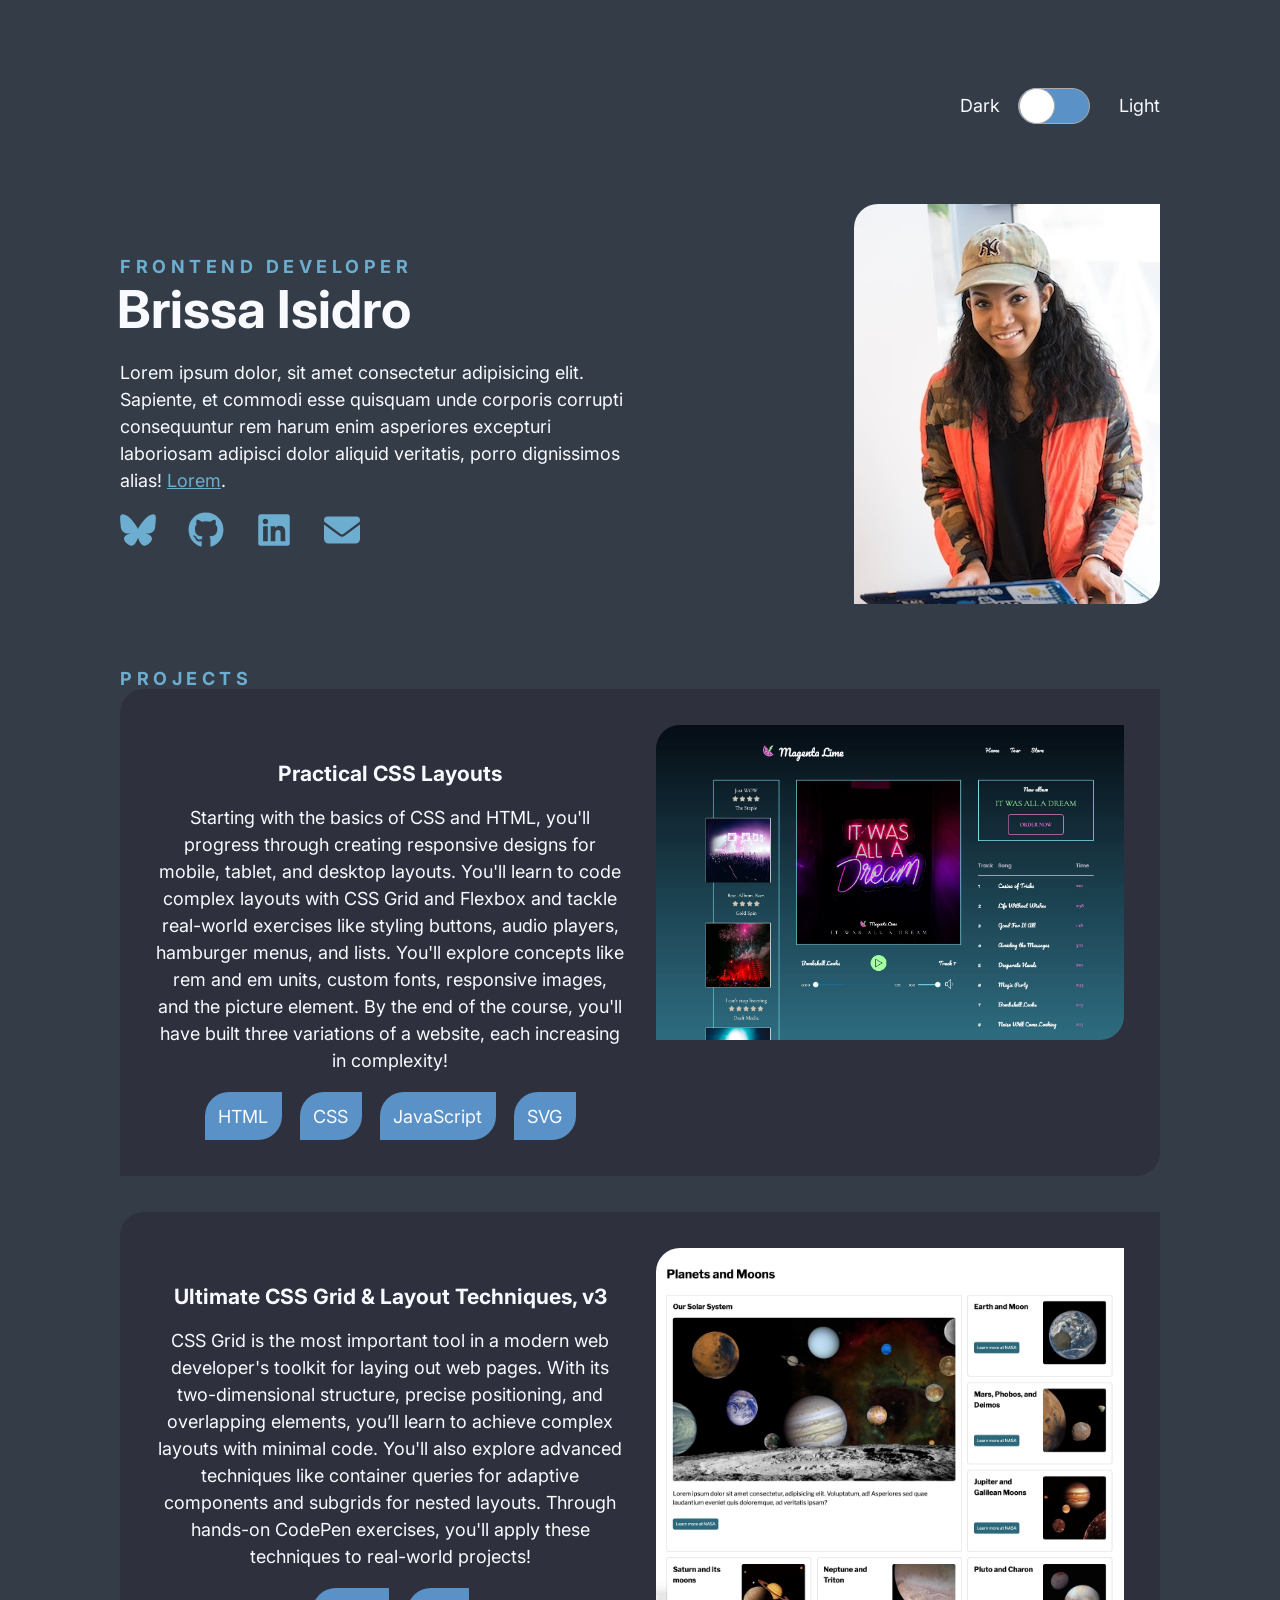
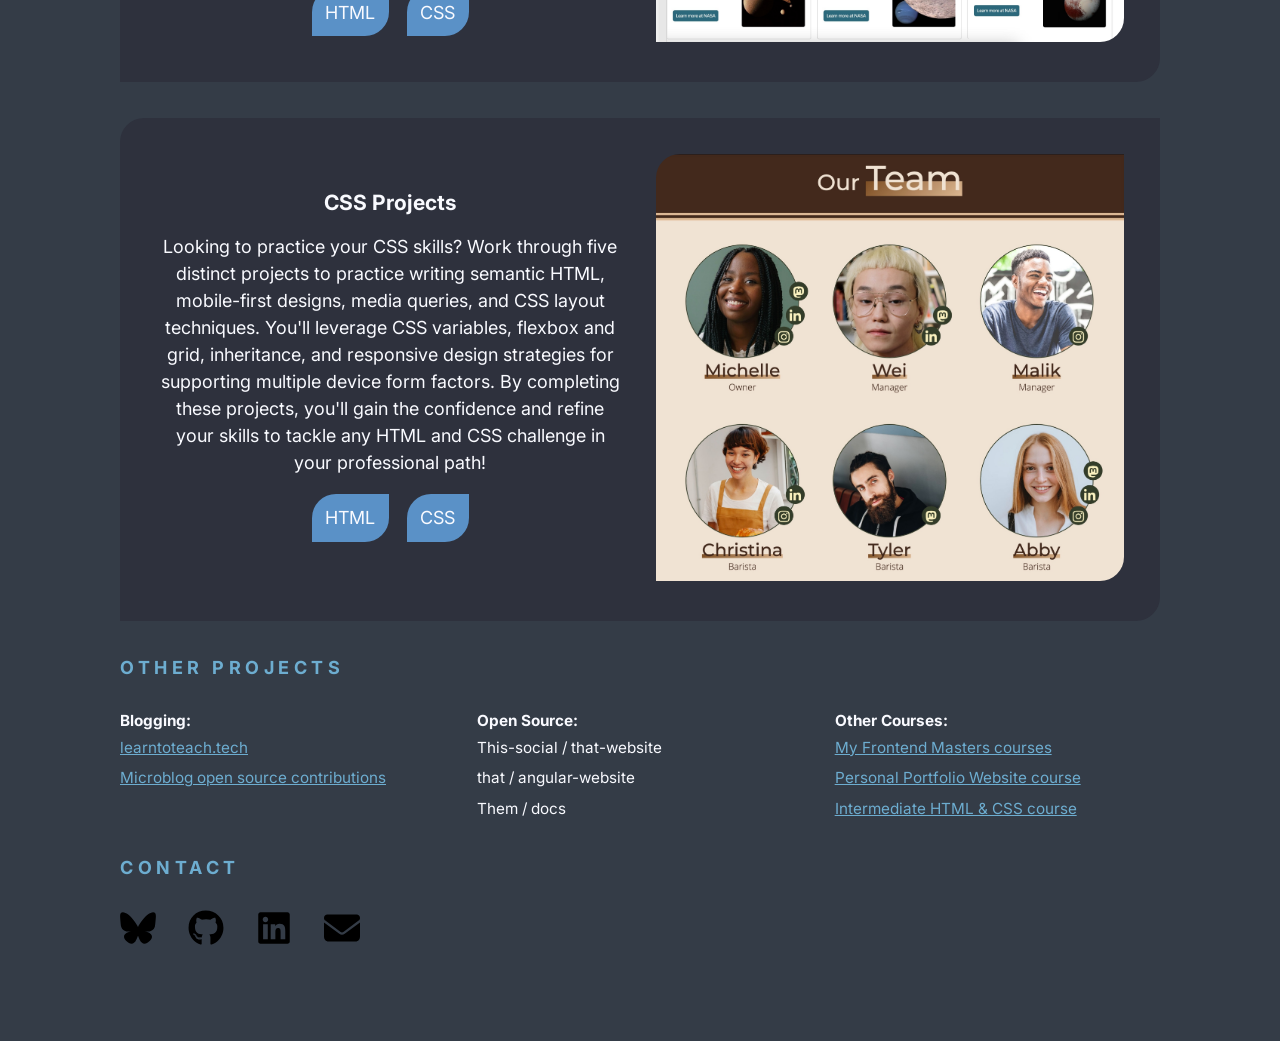
<file: index.html>
<!DOCTYPE html>
<html lang="en">

<head>
    <meta charset="UTF-8">
    <meta name="viewport" content="width=device-width, initial-scale=1.0">
    <title>Document</title>
    <link rel="preconnect" href="https://fonts.googleapis.com">
    <link rel="preconnect" href="https://fonts.gstatic.com" crossorigin>
    <link
        href="https://fonts.googleapis.com/css2?family=Inter:ital,opsz,wght@0,14..32,100..900;1,14..32,100..900&display=swap"
        rel="stylesheet">
    <link rel="stylesheet" href="styles.css">
</head>

<body>
    <div class="wrapper">
        <header>
            <fieldset class="radio-switch">
                <legend>Select a theme</legend>
                <input type="radio" name="color-scheme" id="dark" value="dark" checked>
                <label for="dark">Dark</label>

                <input type="radio" name="color-scheme" id="light" value="light">
                <label for="light">Light</label>
            </fieldset>
        </header>
        <article class="main-article">
            <div class="text">
                <h2>Frontend Developer</h2>
                <h1>Brissa Isidro</h1>
                <p>Lorem ipsum dolor, sit amet consectetur adipisicing elit. Sapiente, et commodi esse quisquam unde
                    corporis corrupti consequuntur rem harum enim asperiores excepturi laboriosam adipisci dolor aliquid
                    veritatis, porro dignissimos alias! <a href="" target="_blank">Lorem</a>.</p>
                <ul class="icons">
                    <li><a href="" target="_blank"><svg xmlns="http://www.w3.org/2000/svg" viewBox="0 0 512 512">
                                <!--!Font Awesome Free 6.7.2 by @fontawesome - https://fontawesome.com License - https://fontawesome.com/license/free Copyright 2025 Fonticons, Inc.-->
                                <title>Bluesky</title>
                                <path
                                    d="M111.8 62.2C170.2 105.9 233 194.7 256 242.4c23-47.6 85.8-136.4 144.2-180.2c42.1-31.6 110.3-56 110.3 21.8c0 15.5-8.9 130.5-14.1 149.2C478.2 298 412 314.6 353.1 304.5c102.9 17.5 129.1 75.5 72.5 133.5c-107.4 110.2-154.3-27.6-166.3-62.9l0 0c-1.7-4.9-2.6-7.8-3.3-7.8s-1.6 3-3.3 7.8l0 0c-12 35.3-59 173.1-166.3 62.9c-56.5-58-30.4-116 72.5-133.5C100 314.6 33.8 298 15.7 233.1C10.4 214.4 1.5 99.4 1.5 83.9c0-77.8 68.2-53.4 110.3-21.8z"
                                    class="social" />
                            </svg></a></li>
                    <li><a href="" target="_blank"><svg xmlns="http://www.w3.org/2000/svg" viewBox="0 0 496 512">
                                <!--!Font Awesome Free 6.7.2 by @fontawesome - https://fontawesome.com License - https://fontawesome.com/license/free Copyright 2025 Fonticons, Inc.-->
                                <title>Github</title>
                                <path
                                    d="M165.9 397.4c0 2-2.3 3.6-5.2 3.6-3.3 .3-5.6-1.3-5.6-3.6 0-2 2.3-3.6 5.2-3.6 3-.3 5.6 1.3 5.6 3.6zm-31.1-4.5c-.7 2 1.3 4.3 4.3 4.9 2.6 1 5.6 0 6.2-2s-1.3-4.3-4.3-5.2c-2.6-.7-5.5 .3-6.2 2.3zm44.2-1.7c-2.9 .7-4.9 2.6-4.6 4.9 .3 2 2.9 3.3 5.9 2.6 2.9-.7 4.9-2.6 4.6-4.6-.3-1.9-3-3.2-5.9-2.9zM244.8 8C106.1 8 0 113.3 0 252c0 110.9 69.8 205.8 169.5 239.2 12.8 2.3 17.3-5.6 17.3-12.1 0-6.2-.3-40.4-.3-61.4 0 0-70 15-84.7-29.8 0 0-11.4-29.1-27.8-36.6 0 0-22.9-15.7 1.6-15.4 0 0 24.9 2 38.6 25.8 21.9 38.6 58.6 27.5 72.9 20.9 2.3-16 8.8-27.1 16-33.7-55.9-6.2-112.3-14.3-112.3-110.5 0-27.5 7.6-41.3 23.6-58.9-2.6-6.5-11.1-33.3 2.6-67.9 20.9-6.5 69 27 69 27 20-5.6 41.5-8.5 62.8-8.5s42.8 2.9 62.8 8.5c0 0 48.1-33.6 69-27 13.7 34.7 5.2 61.4 2.6 67.9 16 17.7 25.8 31.5 25.8 58.9 0 96.5-58.9 104.2-114.8 110.5 9.2 7.9 17 22.9 17 46.4 0 33.7-.3 75.4-.3 83.6 0 6.5 4.6 14.4 17.3 12.1C428.2 457.8 496 362.9 496 252 496 113.3 383.5 8 244.8 8zM97.2 352.9c-1.3 1-1 3.3 .7 5.2 1.6 1.6 3.9 2.3 5.2 1 1.3-1 1-3.3-.7-5.2-1.6-1.6-3.9-2.3-5.2-1zm-10.8-8.1c-.7 1.3 .3 2.9 2.3 3.9 1.6 1 3.6 .7 4.3-.7 .7-1.3-.3-2.9-2.3-3.9-2-.6-3.6-.3-4.3 .7zm32.4 35.6c-1.6 1.3-1 4.3 1.3 6.2 2.3 2.3 5.2 2.6 6.5 1 1.3-1.3 .7-4.3-1.3-6.2-2.2-2.3-5.2-2.6-6.5-1zm-11.4-14.7c-1.6 1-1.6 3.6 0 5.9 1.6 2.3 4.3 3.3 5.6 2.3 1.6-1.3 1.6-3.9 0-6.2-1.4-2.3-4-3.3-5.6-2z"
                                    class="social" />
                            </svg></a></li>
                    <li><a href="" target="_blank"><svg xmlns="http://www.w3.org/2000/svg" viewBox="0 0 448 512">
                                <!--!Font Awesome Free 6.7.2 by @fontawesome - https://fontawesome.com License - https://fontawesome.com/license/free Copyright 2025 Fonticons, Inc.-->
                                <title>LinkedIn</title>
                                <path
                                    d="M416 32H31.9C14.3 32 0 46.5 0 64.3v383.4C0 465.5 14.3 480 31.9 480H416c17.6 0 32-14.5 32-32.3V64.3c0-17.8-14.4-32.3-32-32.3zM135.4 416H69V202.2h66.5V416zm-33.2-243c-21.3 0-38.5-17.3-38.5-38.5S80.9 96 102.2 96c21.2 0 38.5 17.3 38.5 38.5 0 21.3-17.2 38.5-38.5 38.5zm282.1 243h-66.4V312c0-24.8-.5-56.7-34.5-56.7-34.6 0-39.9 27-39.9 54.9V416h-66.4V202.2h63.7v29.2h.9c8.9-16.8 30.6-34.5 62.9-34.5 67.2 0 79.7 44.3 79.7 101.9V416z"
                                    class="social" />
                            </svg></a></li>
                    <li><a href=""><svg xmlns="http://www.w3.org/2000/svg" viewBox="0 0 512 512">
                                <!--!Font Awesome Free 6.7.2 by @fontawesome - https://fontawesome.com License - https://fontawesome.com/license/free Copyright 2025 Fonticons, Inc.-->
                                <title>Email</title>
                                <path
                                    d="M48 64C21.5 64 0 85.5 0 112c0 15.1 7.1 29.3 19.2 38.4L236.8 313.6c11.4 8.5 27 8.5 38.4 0L492.8 150.4c12.1-9.1 19.2-23.3 19.2-38.4c0-26.5-21.5-48-48-48L48 64zM0 176L0 384c0 35.3 28.7 64 64 64l384 0c35.3 0 64-28.7 64-64l0-208L294.4 339.2c-22.8 17.1-54 17.1-76.8 0L0 176z"
                                    class="social" />
                            </svg></a></li>
                </ul>
            </div>
            <img src="img/brissa.jpg" alt="Brissa Isidro." />
        </article>
        <main>

            <h2>
                Projects
            </h2>

            <article class="project">

                <div class="project-description">

                    <h3>
                        Practical CSS Layouts
                    </h3>

                    <p>

                        Starting with the basics of CSS and HTML, you'll progress through creating responsive designs
                        for
                        mobile,
                        tablet,
                        and desktop layouts. You'll learn to code complex layouts with CSS Grid and Flexbox and tackle
                        real-world
                        exercises
                        like styling buttons, audio players, hamburger menus, and lists. You'll explore concepts like
                        rem
                        and em
                        units,
                        custom fonts, responsive images, and the picture element. By the end of the course, you'll have
                        built
                        three
                        variations of a website, each increasing in complexity!
                    </p>

                    <div class="badges">

                        <span>
                            HTML
                        </span>
                        <span>
                            CSS
                        </span>
                        <span>
                            JavaScript
                        </span>
                        <span>
                            SVG
                        </span>
                    </div>
                </div>
                <div class="project-image">

                    <img src="img/fem-maglime.jpg"
                        alt="Magenta Lime layout, featuring albums, reviews, a playlist, and an audio interface.">
                </div>
            </article>


            <div class="project">

                <div class="project-description">


                    <h3>
                        Ultimate CSS Grid & Layout Techniques, v3
                    </h3>
                    <p>

                        CSS Grid is the most important tool in a modern web developer's toolkit for laying out web
                        pages.
                        With its
                        two-dimensional structure, precise positioning, and overlapping elements, you’ll learn to
                        achieve
                        complex
                        layouts
                        with minimal code. You'll also explore advanced techniques like container queries for adaptive
                        components
                        and
                        subgrids for nested layouts. Through hands-on CodePen exercises, you'll apply these techniques
                        to
                        real-world
                        projects!
                    </p>

                    <div class="badges">

                        <span>
                            HTML
                        </span>
                        <span>
                            CSS
                        </span>
                    </div>
                </div>
                <div class="project-image">

                    <img src="img/grid.jpg"
                        alt="Grid-based layout with 3 columns and 4 rows, some merged, featuring planets and moons."
                        class="img-border">
                </div>
            </div>


            <div class="project">
                <div class="project-description">

                    <h3>
                        CSS Projects
                    </h3>
                    <p>

                        Looking to practice your CSS skills? Work through five distinct projects to practice writing
                        semantic
                        HTML,
                        mobile-first designs, media queries, and CSS layout techniques. You'll leverage CSS variables,
                        flexbox
                        and
                        grid,
                        inheritance, and responsive design strategies for supporting multiple device form factors. By
                        completing
                        these
                        projects, you'll gain the confidence and refine your skills to tackle any HTML and CSS challenge
                        in your
                        professional path!
                    </p>
                    <div class="badges">
                        <span>
                            HTML
                        </span>
                        <span>
                            CSS
                        </span>
                    </div>
                </div>

                <div class="project-image">
                    <img src="img/projects.jpg"
                        alt="Our Team page featuring 6 images of people in 2 rows with social media icons overlapping each image.">
                </div>
            </div>

        </main>
        <footer>
            <h2 class="h2-footer">Other Projects</h2>
            <div class="footer-text">
                <div class="footer-text-box">
                    <h3>Blogging:</h3>
                    <ul>
                        <li><a href="" target="_blank">learntoteach.tech</a></li>
                        <li><a href="" target="_blank">Microblog open source
                                contributions</a></li>
                    </ul>
                </div>
                <div class="footer-text-box">
                    <h3>Open Source:</h3>
                    <ul>
                        <li>This-social / that-website</li>
                        <li>that / angular-website</li>
                        <li>Them / docs</li>
                    </ul>
                </div>
                <div class="footer-text-box">
                    <h3>Other Courses:</h3>
                    <ul>
                        <li><a href="" target="_blank">My Frontend
                                Masters courses</a></li>
                        <li><a href="" target="_blank">Personal
                                Portfolio Website course</a></li>
                        <li><a href="" target="_blank">Intermediate HTML &amp; CSS course</a></li>
                </div>
            </div>

            <h2 class="h2-footer">Contact</h2>
            <div class="footer-text">
                <ul class="icons">
                    <li><a href="" target="_blank"><svg xmlns="http://www.w3.org/2000/svg" viewBox="0 0 512 512">
                                <!--!Font Awesome Free 6.7.2 by @fontawesome - https://fontawesome.com License - https://fontawesome.com/license/free Copyright 2025 Fonticons, Inc.-->
                                <title>Bluesky</title>
                                <path
                                    d="M111.8 62.2C170.2 105.9 233 194.7 256 242.4c23-47.6 85.8-136.4 144.2-180.2c42.1-31.6 110.3-56 110.3 21.8c0 15.5-8.9 130.5-14.1 149.2C478.2 298 412 314.6 353.1 304.5c102.9 17.5 129.1 75.5 72.5 133.5c-107.4 110.2-154.3-27.6-166.3-62.9l0 0c-1.7-4.9-2.6-7.8-3.3-7.8s-1.6 3-3.3 7.8l0 0c-12 35.3-59 173.1-166.3 62.9c-56.5-58-30.4-116 72.5-133.5C100 314.6 33.8 298 15.7 233.1C10.4 214.4 1.5 99.4 1.5 83.9c0-77.8 68.2-53.4 110.3-21.8z"
                                    class="social" />
                            </svg></a></li>
                    <li><a href="" target="_blank"><svg xmlns="http://www.w3.org/2000/svg" viewBox="0 0 496 512">
                                <!--!Font Awesome Free 6.7.2 by @fontawesome - https://fontawesome.com License - https://fontawesome.com/license/free Copyright 2025 Fonticons, Inc.-->
                                <title>Github</title>
                                <path
                                    d="M165.9 397.4c0 2-2.3 3.6-5.2 3.6-3.3 .3-5.6-1.3-5.6-3.6 0-2 2.3-3.6 5.2-3.6 3-.3 5.6 1.3 5.6 3.6zm-31.1-4.5c-.7 2 1.3 4.3 4.3 4.9 2.6 1 5.6 0 6.2-2s-1.3-4.3-4.3-5.2c-2.6-.7-5.5 .3-6.2 2.3zm44.2-1.7c-2.9 .7-4.9 2.6-4.6 4.9 .3 2 2.9 3.3 5.9 2.6 2.9-.7 4.9-2.6 4.6-4.6-.3-1.9-3-3.2-5.9-2.9zM244.8 8C106.1 8 0 113.3 0 252c0 110.9 69.8 205.8 169.5 239.2 12.8 2.3 17.3-5.6 17.3-12.1 0-6.2-.3-40.4-.3-61.4 0 0-70 15-84.7-29.8 0 0-11.4-29.1-27.8-36.6 0 0-22.9-15.7 1.6-15.4 0 0 24.9 2 38.6 25.8 21.9 38.6 58.6 27.5 72.9 20.9 2.3-16 8.8-27.1 16-33.7-55.9-6.2-112.3-14.3-112.3-110.5 0-27.5 7.6-41.3 23.6-58.9-2.6-6.5-11.1-33.3 2.6-67.9 20.9-6.5 69 27 69 27 20-5.6 41.5-8.5 62.8-8.5s42.8 2.9 62.8 8.5c0 0 48.1-33.6 69-27 13.7 34.7 5.2 61.4 2.6 67.9 16 17.7 25.8 31.5 25.8 58.9 0 96.5-58.9 104.2-114.8 110.5 9.2 7.9 17 22.9 17 46.4 0 33.7-.3 75.4-.3 83.6 0 6.5 4.6 14.4 17.3 12.1C428.2 457.8 496 362.9 496 252 496 113.3 383.5 8 244.8 8zM97.2 352.9c-1.3 1-1 3.3 .7 5.2 1.6 1.6 3.9 2.3 5.2 1 1.3-1 1-3.3-.7-5.2-1.6-1.6-3.9-2.3-5.2-1zm-10.8-8.1c-.7 1.3 .3 2.9 2.3 3.9 1.6 1 3.6 .7 4.3-.7 .7-1.3-.3-2.9-2.3-3.9-2-.6-3.6-.3-4.3 .7zm32.4 35.6c-1.6 1.3-1 4.3 1.3 6.2 2.3 2.3 5.2 2.6 6.5 1 1.3-1.3 .7-4.3-1.3-6.2-2.2-2.3-5.2-2.6-6.5-1zm-11.4-14.7c-1.6 1-1.6 3.6 0 5.9 1.6 2.3 4.3 3.3 5.6 2.3 1.6-1.3 1.6-3.9 0-6.2-1.4-2.3-4-3.3-5.6-2z"
                                    class="social" />
                            </svg></a></li>
                    <li><a href="" target="_blank"><svg xmlns="http://www.w3.org/2000/svg" viewBox="0 0 448 512">
                                <!--!Font Awesome Free 6.7.2 by @fontawesome - https://fontawesome.com License - https://fontawesome.com/license/free Copyright 2025 Fonticons, Inc.-->
                                <title>LinkedIn</title>
                                <path
                                    d="M416 32H31.9C14.3 32 0 46.5 0 64.3v383.4C0 465.5 14.3 480 31.9 480H416c17.6 0 32-14.5 32-32.3V64.3c0-17.8-14.4-32.3-32-32.3zM135.4 416H69V202.2h66.5V416zm-33.2-243c-21.3 0-38.5-17.3-38.5-38.5S80.9 96 102.2 96c21.2 0 38.5 17.3 38.5 38.5 0 21.3-17.2 38.5-38.5 38.5zm282.1 243h-66.4V312c0-24.8-.5-56.7-34.5-56.7-34.6 0-39.9 27-39.9 54.9V416h-66.4V202.2h63.7v29.2h.9c8.9-16.8 30.6-34.5 62.9-34.5 67.2 0 79.7 44.3 79.7 101.9V416z"
                                    class="social" />
                            </svg></a></li>
                    <li><a href=""><svg xmlns="http://www.w3.org/2000/svg" viewBox="0 0 512 512">
                                <!--!Font Awesome Free 6.7.2 by @fontawesome - https://fontawesome.com License - https://fontawesome.com/license/free Copyright 2025 Fonticons, Inc.-->
                                <title>Email</title>
                                <path
                                    d="M48 64C21.5 64 0 85.5 0 112c0 15.1 7.1 29.3 19.2 38.4L236.8 313.6c11.4 8.5 27 8.5 38.4 0L492.8 150.4c12.1-9.1 19.2-23.3 19.2-38.4c0-26.5-21.5-48-48-48L48 64zM0 176L0 384c0 35.3 28.7 64 64 64l384 0c35.3 0 64-28.7 64-64l0-208L294.4 339.2c-22.8 17.1-54 17.1-76.8 0L0 176z"
                                    class="social" />
                            </svg></a></li>
                </ul>
            </div>
        </footer>
    </div>
</body>

</html>
</file>
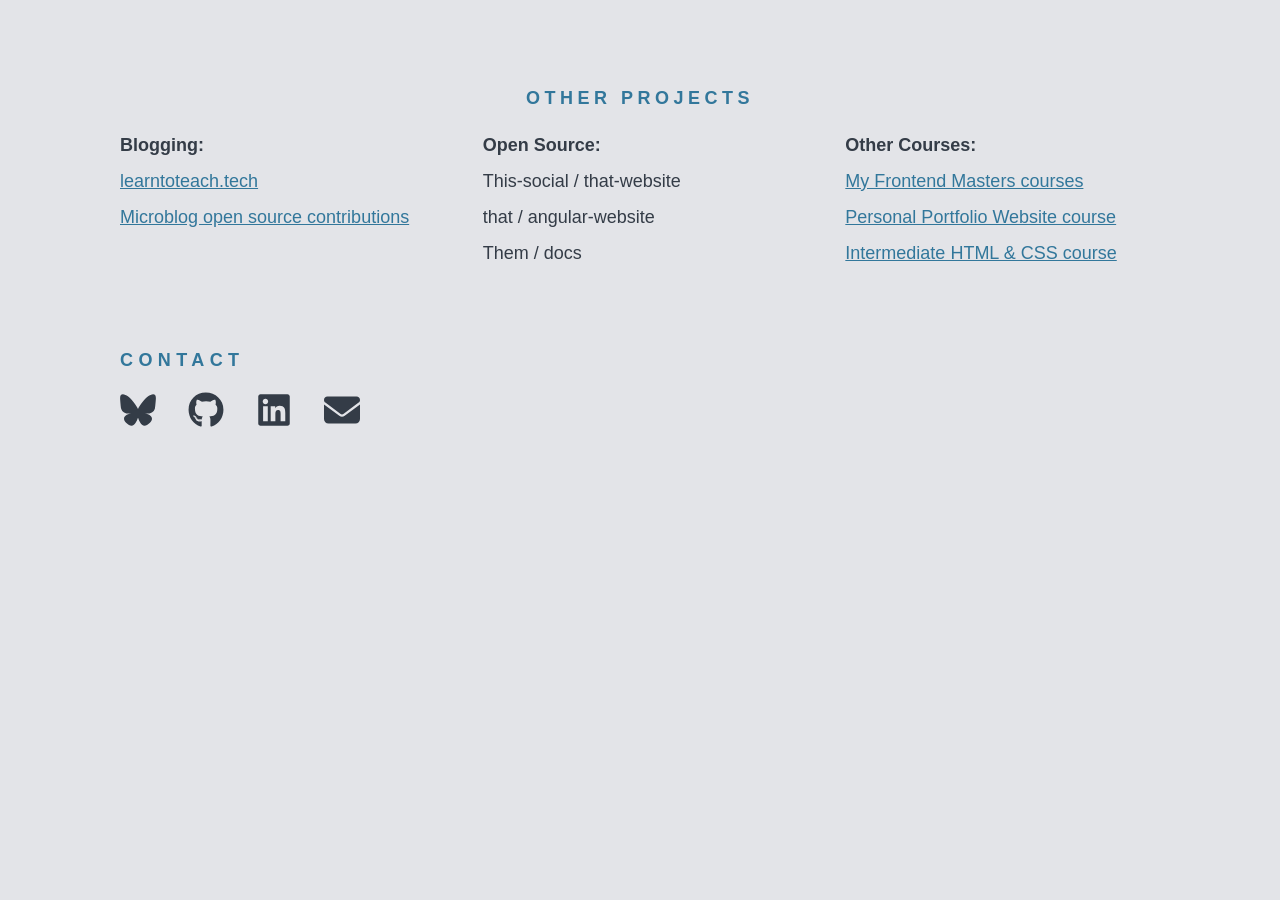
<file: footer/index.html>
<!DOCTYPE html>
<html lang="en">

<head>
  <meta charset="UTF-8">
  <meta name="viewport" content="width=device-width, initial-scale=1.0">
  <title>Document</title>
  <link rel="stylesheet" href="styles.css">
</head>

<body>
  <div class="wrapper">
    <footer>

      <h2>Other Projects</h2>

      <div class="footer-link-wrpper">
        <ul class="footer-list">
          <li>Blogging:</li>

          <li><a href="https://learntoteach.tech/" target="_blank">learntoteach.tech</a></li>
          <li><a href="https://github.com/microdotblog" target="_blank">Microblog open source contributions</a></li>
        </ul>
        <ul class="footer-list">
          <li>Open Source:</li>
          <li>This-social / that-website</li>
          <li>that / angular-website</li>
          <li>Them / docs</li>
        </ul>

        <ul class="footer-list">

          <li>Other Courses:</li>
          <li><a href="https://frontendmasters.com/teachers/jen-kramer/" target="_blank">My Frontend Masters courses</a>
          </li>
          <li><a href="https://frontendmasters.com/courses/portfolio-website/" target="_blank">Personal Portfolio
              Website course</a></li>
          <li><a href="https://frontendmasters.com/courses/intermediate-html-css/" target="_blank">Intermediate HTML
              &amp; CSS course</a></li>
        </ul>
      </div>
      <div class="contact">
        <p class="contact">Contact</p>
        <div class="svg-icons">
          <a href="https://bsky.app/profile/jenkramer.org" target="_blank"><svg xmlns="http://www.w3.org/2000/svg"
              viewBox="0 0 512 512">
              <!--!Font Awesome Free 6.7.2 by @fontawesome - https://fontawesome.com License - https://fontawesome.com/license/free Copyright 2025 Fonticons, Inc.-->
              <path
                d="M111.8 62.2C170.2 105.9 233 194.7 256 242.4c23-47.6 85.8-136.4 144.2-180.2c42.1-31.6 110.3-56 110.3 21.8c0 15.5-8.9 130.5-14.1 149.2C478.2 298 412 314.6 353.1 304.5c102.9 17.5 129.1 75.5 72.5 133.5c-107.4 110.2-154.3-27.6-166.3-62.9l0 0c-1.7-4.9-2.6-7.8-3.3-7.8s-1.6 3-3.3 7.8l0 0c-12 35.3-59 173.1-166.3 62.9c-56.5-58-30.4-116 72.5-133.5C100 314.6 33.8 298 15.7 233.1C10.4 214.4 1.5 99.4 1.5 83.9c0-77.8 68.2-53.4 110.3-21.8z"
                class="social" />
            </svg></a>
          <a href="https://www.github.com/jen4web" target="_blank"><svg xmlns="http://www.w3.org/2000/svg"
              viewBox="0 0 496 512">
              <!--!Font Awesome Free 6.7.2 by @fontawesome - https://fontawesome.com License - https://fontawesome.com/license/free Copyright 2025 Fonticons, Inc.-->
              <path
                d="M165.9 397.4c0 2-2.3 3.6-5.2 3.6-3.3 .3-5.6-1.3-5.6-3.6 0-2 2.3-3.6 5.2-3.6 3-.3 5.6 1.3 5.6 3.6zm-31.1-4.5c-.7 2 1.3 4.3 4.3 4.9 2.6 1 5.6 0 6.2-2s-1.3-4.3-4.3-5.2c-2.6-.7-5.5 .3-6.2 2.3zm44.2-1.7c-2.9 .7-4.9 2.6-4.6 4.9 .3 2 2.9 3.3 5.9 2.6 2.9-.7 4.9-2.6 4.6-4.6-.3-1.9-3-3.2-5.9-2.9zM244.8 8C106.1 8 0 113.3 0 252c0 110.9 69.8 205.8 169.5 239.2 12.8 2.3 17.3-5.6 17.3-12.1 0-6.2-.3-40.4-.3-61.4 0 0-70 15-84.7-29.8 0 0-11.4-29.1-27.8-36.6 0 0-22.9-15.7 1.6-15.4 0 0 24.9 2 38.6 25.8 21.9 38.6 58.6 27.5 72.9 20.9 2.3-16 8.8-27.1 16-33.7-55.9-6.2-112.3-14.3-112.3-110.5 0-27.5 7.6-41.3 23.6-58.9-2.6-6.5-11.1-33.3 2.6-67.9 20.9-6.5 69 27 69 27 20-5.6 41.5-8.5 62.8-8.5s42.8 2.9 62.8 8.5c0 0 48.1-33.6 69-27 13.7 34.7 5.2 61.4 2.6 67.9 16 17.7 25.8 31.5 25.8 58.9 0 96.5-58.9 104.2-114.8 110.5 9.2 7.9 17 22.9 17 46.4 0 33.7-.3 75.4-.3 83.6 0 6.5 4.6 14.4 17.3 12.1C428.2 457.8 496 362.9 496 252 496 113.3 383.5 8 244.8 8zM97.2 352.9c-1.3 1-1 3.3 .7 5.2 1.6 1.6 3.9 2.3 5.2 1 1.3-1 1-3.3-.7-5.2-1.6-1.6-3.9-2.3-5.2-1zm-10.8-8.1c-.7 1.3 .3 2.9 2.3 3.9 1.6 1 3.6 .7 4.3-.7 .7-1.3-.3-2.9-2.3-3.9-2-.6-3.6-.3-4.3 .7zm32.4 35.6c-1.6 1.3-1 4.3 1.3 6.2 2.3 2.3 5.2 2.6 6.5 1 1.3-1.3 .7-4.3-1.3-6.2-2.2-2.3-5.2-2.6-6.5-1zm-11.4-14.7c-1.6 1-1.6 3.6 0 5.9 1.6 2.3 4.3 3.3 5.6 2.3 1.6-1.3 1.6-3.9 0-6.2-1.4-2.3-4-3.3-5.6-2z"
                class="social" />
            </svg></a>
          <a href="https://www.linkedin.com/in/jen4web" target="_blank"><svg xmlns="http://www.w3.org/2000/svg"
              viewBox="0 0 448 512">
              <!--!Font Awesome Free 6.7.2 by @fontawesome - https://fontawesome.com License - https://fontawesome.com/license/free Copyright 2025 Fonticons, Inc.-->
              <path
                d="M416 32H31.9C14.3 32 0 46.5 0 64.3v383.4C0 465.5 14.3 480 31.9 480H416c17.6 0 32-14.5 32-32.3V64.3c0-17.8-14.4-32.3-32-32.3zM135.4 416H69V202.2h66.5V416zm-33.2-243c-21.3 0-38.5-17.3-38.5-38.5S80.9 96 102.2 96c21.2 0 38.5 17.3 38.5 38.5 0 21.3-17.2 38.5-38.5 38.5zm282.1 243h-66.4V312c0-24.8-.5-56.7-34.5-56.7-34.6 0-39.9 27-39.9 54.9V416h-66.4V202.2h63.7v29.2h.9c8.9-16.8 30.6-34.5 62.9-34.5 67.2 0 79.7 44.3 79.7 101.9V416z"
                class="social" />
            </svg></a>
          <a href="mailto:brissa@example.com"><svg xmlns="http://www.w3.org/2000/svg" viewBox="0 0 512 512">
              <!--!Font Awesome Free 6.7.2 by @fontawesome - https://fontawesome.com License - https://fontawesome.com/license/free Copyright 2025 Fonticons, Inc.-->
              <path
                d="M48 64C21.5 64 0 85.5 0 112c0 15.1 7.1 29.3 19.2 38.4L236.8 313.6c11.4 8.5 27 8.5 38.4 0L492.8 150.4c12.1-9.1 19.2-23.3 19.2-38.4c0-26.5-21.5-48-48-48L48 64zM0 176L0 384c0 35.3 28.7 64 64 64l384 0c35.3 0 64-28.7 64-64l0-208L294.4 339.2c-22.8 17.1-54 17.1-76.8 0L0 176z"
                class="social" />
            </svg></a>
        </div>
      </div>
    </footer>
  </div>
</body>

</html>
</file>
<file: styles.css>
/* starting variables for the site */
:root {
    --white: #f9faff;
    --platinum: #e3e4e8;
    --windsurfing: #32779b;
    --marina: #5a91c7;
    --gray: #9a9a9a;
    --onyx: #3c3d44;
    --charcoal: #343c47;
    --corners: 24px 0;
    --base-font-size: 1rem;
    --ld-bg: light-dark(var(--platinum), var(--charcoal));
    --ld-text: light-dark(var(--onyx), var(--white));
    --ld-projects: light-dark(var(--white), #2e313d);
    --ld-blue: light-dark(var(--windsurfing), #6dadd0)
}

/* set the box sizing to border-box for layouts */
html {
    box-sizing: border-box;
    color-scheme: light dark;
}

html:has(.radio-switch #dark:checked) {
    color-scheme: dark;
}

html:has(.radio-switch #light:checked) {
    color-scheme: light;
}

*,
*::before,
*::after {
    box-sizing: inherit;
}

.wrapper {
    max-width: 1200px;
    margin: 0 auto;
    padding: 1rem;
}

.wrapper h2 {
    text-align: center;
}

/* Basic page set to our font size and font family. Link to the font family in CodePen under Settings - CSS - External stylesheets and pens. */
body {
    font-size: var(--base-font-size);
    font-family: "Inter", sans-serif;
    /* background-color: var(--platinum);
    color: var(--onyx); */
    background-color: var(--ld-bg);
    color: var(--ld-text);
}

/* make sure images don't exceed the width of the window */
img {
    max-width: 100%;
    border-radius: var(--corners);
}

h1 {
    font-size: calc(var(--base-font-size) * 2.9);
    margin: 0;
}

h2 {
    font-size: var(--base-font-size);
    text-transform: uppercase;
    color: var(--ld-blue);
    letter-spacing: 0.25em;
    margin: 0;
}

h3 {
    margin: 0;
}

p {
    line-height: 1.5;
}

a {
    color: var(--ld-blue);
}

a:hover {
    color: var(--marina);
}

/* svg styling */
.icons {
    list-style-type: none;
    margin: 0;
    padding: 0;
    display: flex;
    flex-flow: row wrap;
    justify-content: center;
    align-items: flex-end;
    gap: 2rem;
}

ul svg {
    width: 36px;
    height: 36px;
}

.social {
    fill: var(--ld-blue);
}

.social:hover {
    fill: var(--marina);
}

/* mobile layout for bio */
.main-article {
    display: grid;
    grid-template-columns: 1fr;
    gap: 2rem;
    text-align: center;
    margin-bottom: 4rem;
}

.main-article img {
    object-fit: cover;
    object-position: top;
    height: 175px;
    width: 300px;
    overflow: hidden;
    margin: 0 auto;
}

/* footer */
footer {
    text-align: center;
}

.footer-text {
    color: var(--ld-text);
    line-height: 1.5;
    display: grid;
    grid-template-columns: 1fr;
    gap: 2rem;
}

.footer-text h3 {
    font-size: calc(var(--base-font-size) * 0.85);
}

.footer-text-box ul {
    font-size: calc(var(--base-font-size) * 0.85);
    list-style-type: none;
    margin: 0;
    padding: 0;
}

.footer-text-box li {
    line-height: 2;
}

.h2-footer {
    margin: 2rem 0;
}

.footer-text .social {
    fill: var(--ebony);
}

.footer-text .social:hover {
    fill: var(--marina);
}

.wrapper {
    padding: calc(var(--base-font-size) * 2);
}

.project {
    display: grid;
    grid-template-columns: 1fr;
    padding: calc(var(--base-font-size) * 2);
    background-color: var(--ld-projects);
    margin-bottom: calc(var(--base-font-size) * 2);
    border-radius: var(--corners);
}

.project-description {
    text-align: center;
}

.project-description h3 {
    margin-top: calc(var(--base-font-size) * 2);
}

.project-description span {
    padding: calc(var(--base-font-size) * 0.75);
}

.project-image {
    grid-row-start: 1;
}

.project .badges {
    display: flex;
    flex-flow: row wrap;
    justify-content: center;
    gap: var(--base-font-size);
}

.badges span {
    background-color: var(--marina);
    border-radius: var(--corners);
    color: var(--white);
}

header {
    width: 100%;
}

.radio-switch {
    margin: 0 0 5rem auto;
    display: flex;
    flex-flow: row wrap;
    max-width: 300px;
    justify-content: end;
    gap: 1rem;
}

@layer switch {

    /* 
	get rid of the fieldset styling and keep 
	this all on a single line 
*/
    .radio-switch {
        border: none;
        padding: 0;
        white-space: nowrap;
    }

    /*
	radio button groups often benefit from a legend to
	provide context as to what the different
	options pertain to. Ideally this would be visible to all
	users, but you know...
*/
    .radio-switch legend {
        font-size: 2px;
        opacity: 0;
        position: absolute;
    }

    /*
	relative labels to help position the pseudo elements
	the z-index will be handy later, when the labels that
	overlap the visual switch UI need to be adjusted
	to allow for a user to toggle the switch without
	having to move their mouse/finger to the different
	sides of the UI
*/
    .radio-switch label {
        display: inline-block;
        line-height: 2;
        position: relative;
        z-index: 2;
    }

    /*
	inputs set to opcacity 0 are still accessible.
	Apparently there can be issues targetting inputs with
	Dragon speech recognition software if you use the typical
	'visually-hidden' class...so might as well just avoid that issue...
*/
    .radio-switch input {
        opacity: 0;
        position: absolute;
    }

    /*
	a 2 option toggle can only have 2 options...so instead of
	adding more classes, i'm just going to use some
	structural pseudo-classes to target them...
	cause why let all that good work go to waste?!

  the large padding is used to position the labels
  on top of the visual UI, so the switch UI itself
  can be mouse clicked or finger tapped to toggle
  the current option
*/
    .radio-switch label:first-of-type {
        padding-right: 5em;
    }

    .radio-switch label:last-child {
        margin-left: -4.25em;
        padding-left: 5em;
    }

    /*
	oh focus within, I can't wait for you to have even more support.
	But you'll never be in IE11, so we're going to need a
	polyfill for you for a bit...
 */
    .radio-switch:focus-within label:first-of-type:after {
        box-shadow: 0 0 0 2px #fff, 0 0 0 4px #2196f3;
    }

    /* polyfill class*/
    .radio-switch.focus-within label:first-of-type:after {
        box-shadow: 0 0 0 2px #fff, 0 0 0 4px #2196f3;
    }

    /* making the switch UI.  */
    .radio-switch label:first-of-type:before,
    .radio-switch label:first-of-type:after {
        border: 1px solid #aaa;
        content: "";
        height: 2em;
        overflow: hidden;
        pointer-events: none;
        position: absolute;
        vertical-align: middle;
    }

    .radio-switch label:first-of-type:before {
        background: #fff;
        border: 1px solid #aaa;
        border-radius: 100%;
        position: absolute;
        right: -.075em;
        transform: translateX(0em);
        transition: transform .2s ease-in-out;
        width: 2em;
        z-index: 2;
    }

    .radio-switch label:first-of-type:after {
        background: var(--onyx);
        border-radius: 1em;
        margin: 0 1em;
        transition: background .2s ease-in-out;
        width: 4em;
    }

    /*
	Visually change the switch UI to match the
	checked state of the first radio button
*/
    .radio-switch input:first-of-type:checked~label:first-of-type:after {
        background: var(--marina);
    }

    .radio-switch input:first-of-type:checked~label:first-of-type:before {
        transform: translateX(-2em);
    }

    /* Move the 2nd label to have a lower z-index, so when that
   option is toggled, the first label will overlay on top of the
   Switch ui, and the switch can be pressed again to toggle back
   to the prevoius state. */
    .radio-switch input:last-of-type:checked~label:last-of-type {
        z-index: 1;
    }

}

@media (min-width: 750px) {
    :root {
        --base-font-size: 1.125rem;
    }

    .wrapper h1 {
        margin-left: -3px;
    }

    .wrapper h2 {
        text-align: left;
    }

    .wrapper {
        padding: 5rem;
    }

    .main-article {
        grid-template-columns: 1fr 1fr;
        align-items: center;
        text-align: left;
    }

    .main-article img {
        max-height: 400px;
        margin: 0 0 0 auto;
        object-fit: none;
        object-position: none;
        height: auto;
        width: auto;
        overflow: auto;
    }

    .icons {
        justify-content: flex-start;
    }

    footer {
        text-align: left;
    }

    .footer-text {
        grid-template-columns: repeat(3, 1fr);
    }

    .footer-text .icons {
        grid-column: 1/4;
    }

    .project {
        grid-template-columns: 1fr 1fr;
        gap: 2rem;
    }

    .project-description {
        grid-row-start: 1;
    }

}
</file>
<file: footer/styles.css>
/* starting variables for the site */
:root {
  --white: #f9faff;
  --platinum: #e3e4e8;
  --windsurfing: #32779b;
  --marina: #5a91c7;
  --gray: #9a9a9a;
  --onyx: #3c3d44;
  --charcoal: #343c47;
  --corners: 24px 0;
  --base-font-size: 1rem;
}
/* set the box sizing to border-box for layouts */
html {
  box-sizing: border-box;
}
*,
*::before,
*::after {
  box-sizing: inherit;
}
.wrapper {
  max-width: 1200px;
  margin: 0 auto;
  padding: 1rem;
}
/* Basic page set to our font size and font family. Link to the font family in CodePen under Settings - CSS - External stylesheets and pens. */
body {
  font-size: var(--base-font-size);
  font-family: "Inter", sans-serif;
  background-color: var(--platinum);
  color: var(--onyx);
}
/* make sure images don't exceed the width of the window */
img {
  max-width: 100%;
  border-radius: var(--corners);
}
h1 {
  font-size: calc(var(--base-font-size) * 2.9);
  margin: 0;
}
h2 {
  font-size: var(--base-font-size);
  text-transform: uppercase;
  color: var(--windsurfing);
  letter-spacing: 0.25em;
  margin: 0;
}
h3 {
  margin: 0;
}
p {
  line-height: 1.5;
}
a {
  color: var(--windsurfing);
}
a:hover {
  color: var(--marina);
}
/* svg styling */
.icons {
  list-style-type: none;
  margin: 0;
  padding: 0;
  display: flex;
  flex-flow: row wrap;
  justify-content: center;
  align-items: flex-end;
  gap: 2rem;
}
ul svg {
  width: 36px;
  height: 36px;
}
.social {
  fill: var(--windsurfing);
}
.social:hover {
  fill: var(--marina);
}
/* mobile layout for bio */
.main-article {
  display: grid;
  grid-template-columns: 1fr;
  gap: 2rem;
  text-align: center;
}
.main-article img {
  object-fit: cover;
  object-position: top;
  height: 175px;
  width: 300px;
  overflow: hidden;
  margin: 0 auto;
}
.wrapper{
  text-align: center
}
h3, .contact{
  color: var(--windsurfing);
  letter-spacing: calc( var(--base-font-size) * 0.3);
  text-transform: uppercase;
  font-weight: bold
}
.footer-list{
  list-style-type:none;
  padding: 0;
  color: var(--charcoal)

}
.footer-link-wrpper{
  display: grid;
  grid-template-columns: 1fr
}
.footer-list li:nth-child(1){
  font-weight: bold
}
.footer-list li{
  line-height: 2
}
.contact{
  padding-top: 20px
}
svg{
  width: calc(var(--base-font-size) * 2);
  height: calc(var(--base-font-size) * 2);
}
svg .social{
  fill: var(--charcoal)
}
.svg-icons{
  display: flex;
  justify-content: center;
  gap: 2rem
 
}
@media (min-width: 750px) {
  :root {
    --base-font-size: 1.125rem;
  }
  h1 {
    margin-left: -3px;
  }
  .wrapper {
    padding: 5rem;
  }
  .main-article {
    grid-template-columns: 1fr 1fr;
    align-items: center;
    text-align: left;
  }
  .main-article img {
    max-height: 400px;
    margin: 0 0 0 auto;
    object-fit: none;
    object-position: none;
    height: auto;
    width: auto;
    overflow: auto;
  }
  .icons {
    justify-content: flex-start;
  }
  
  h3{
    text-align: left
  }
  .footer-link-wrpper{
    grid-template-columns: 1fr 1fr 1fr;
    text-align: left;
    gap: 3rem
  }
  
  .contact{
    display: flex;
    flex-flow: column wrap;
    align-items: start
  }
}
</file>
